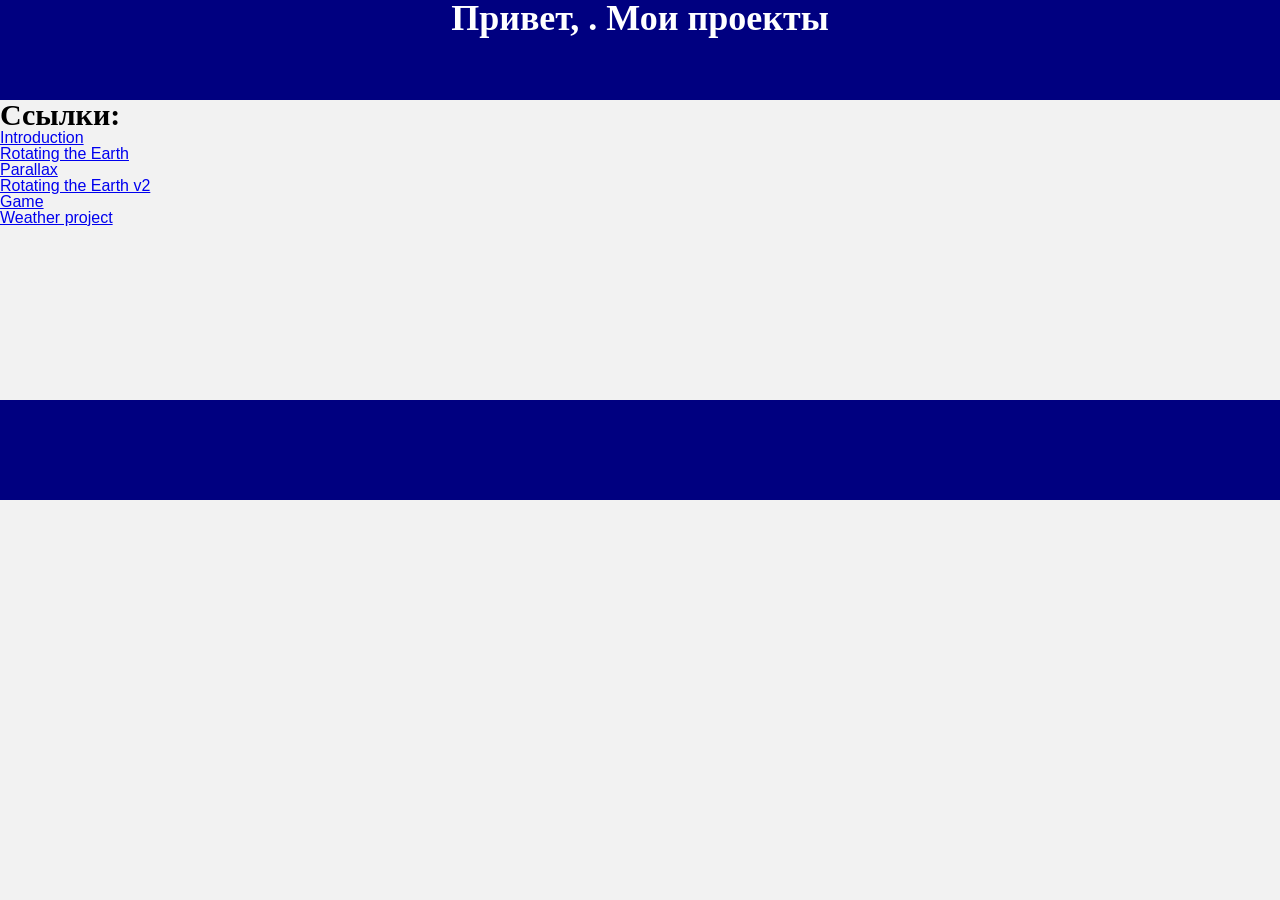
<file: index.html>
<!DOCTYPE html>
<html lang="ru">
<head>
	<meta charset="UTF-8">
	<title>Мои проекты</title>
	<link rel="stylesheet" href="reset.css">
	<link rel="stylesheet" href="style.css">
</head>
<body>
	<div class="page">
		<header>
			<h1>Привет, <span id="visitorName"></span>. Мои проекты</h1>
		</header>
		<main>
			<h2>Ссылки:</h2>
			<ul>
				<li>
					<a href="day1/in_class/index.html">Introduction</a>
				</li>
				<li>
					<a href="day2/in_class/03-project/index.html">Rotating the Earth</a>
				</li>
				<li>
					<a href="day3/in_class/01-scroll/index.html">Parallax</a>
				</li>
				<li>
					<a href="day3/in_class/02-project-upgrade/index.html">Rotating the Earth v2</a>
				</li>
				<li>
					<a href="day3/in_class/03-game/game.html">Game</a>
				</li>
				<li>
					<a href="day4/in_class/weather-project/index.html">Weather project</a>
				</li>
			</ul>
		</main>
		<footer>
			
		</footer>
	</div>
	<script src="script.js"></script>
</body>
</html>
</file>
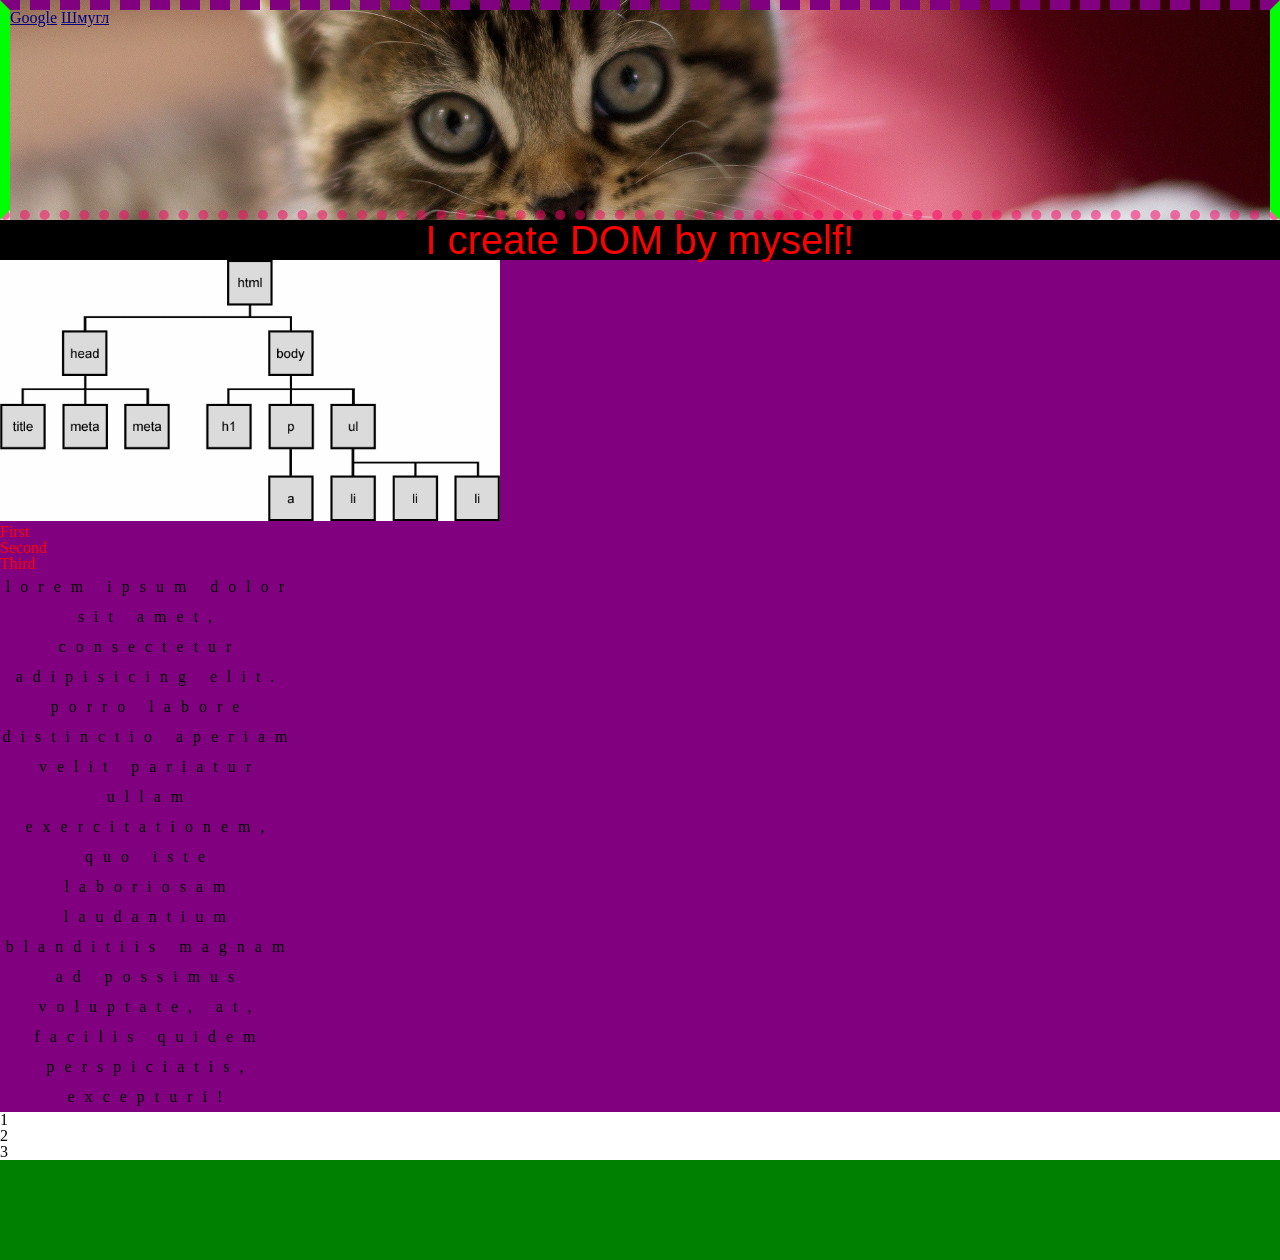
<file: day1/in_class/index.html>
<!DOCTYPE html>
<html lang="en">
	<head>
		<meta charset="utf-8">
		<title>Moscow Coding School</title>
		<style>
			a {
				color: gray;
			}
		</style>
		<link rel="stylesheet" href="css/reset.css">
		<link rel="stylesheet" href="css/style.css">
	</head>

	<body>
		<div class="page">
			<header class="mainHeader">
				<nav class="menu mainMenu">
					<a href="#dom">Google</a>
					<a href="img/dom_tree.gif">Шмугл</a>
				</nav>
			</header>

			<main class="hero">
				<section class="contentZone">
					<h1 align="center" style="color: red; background: black;">I create DOM by myself!</h1>
					<img id="dom" src="img/dom_tree.gif" alt="DOM tree">

					<ul>
						<li>First</li>
						<li>Second</li>
						<li>Third</li>
					</ul>

					<p id="paragraph">Lorem ipsum dolor sit amet, consectetur adipisicing elit. Porro labore distinctio aperiam velit pariatur ullam exercitationem, quo iste laboriosam laudantium blanditiis magnam ad possimus voluptate, at, facilis quidem perspiciatis, excepturi!</p>
				</section>
			</main>

			<ul>
				<li>1</li>
				<li>2</li>
				<li>3</li>
			</ul>

			<footer class="mainFooter">
				
			</footer>
		</div>

		<script>
			console.log("I'm here")
		</script>

		<script src="js/script.js"></script>
	</body>
</html>
</file>
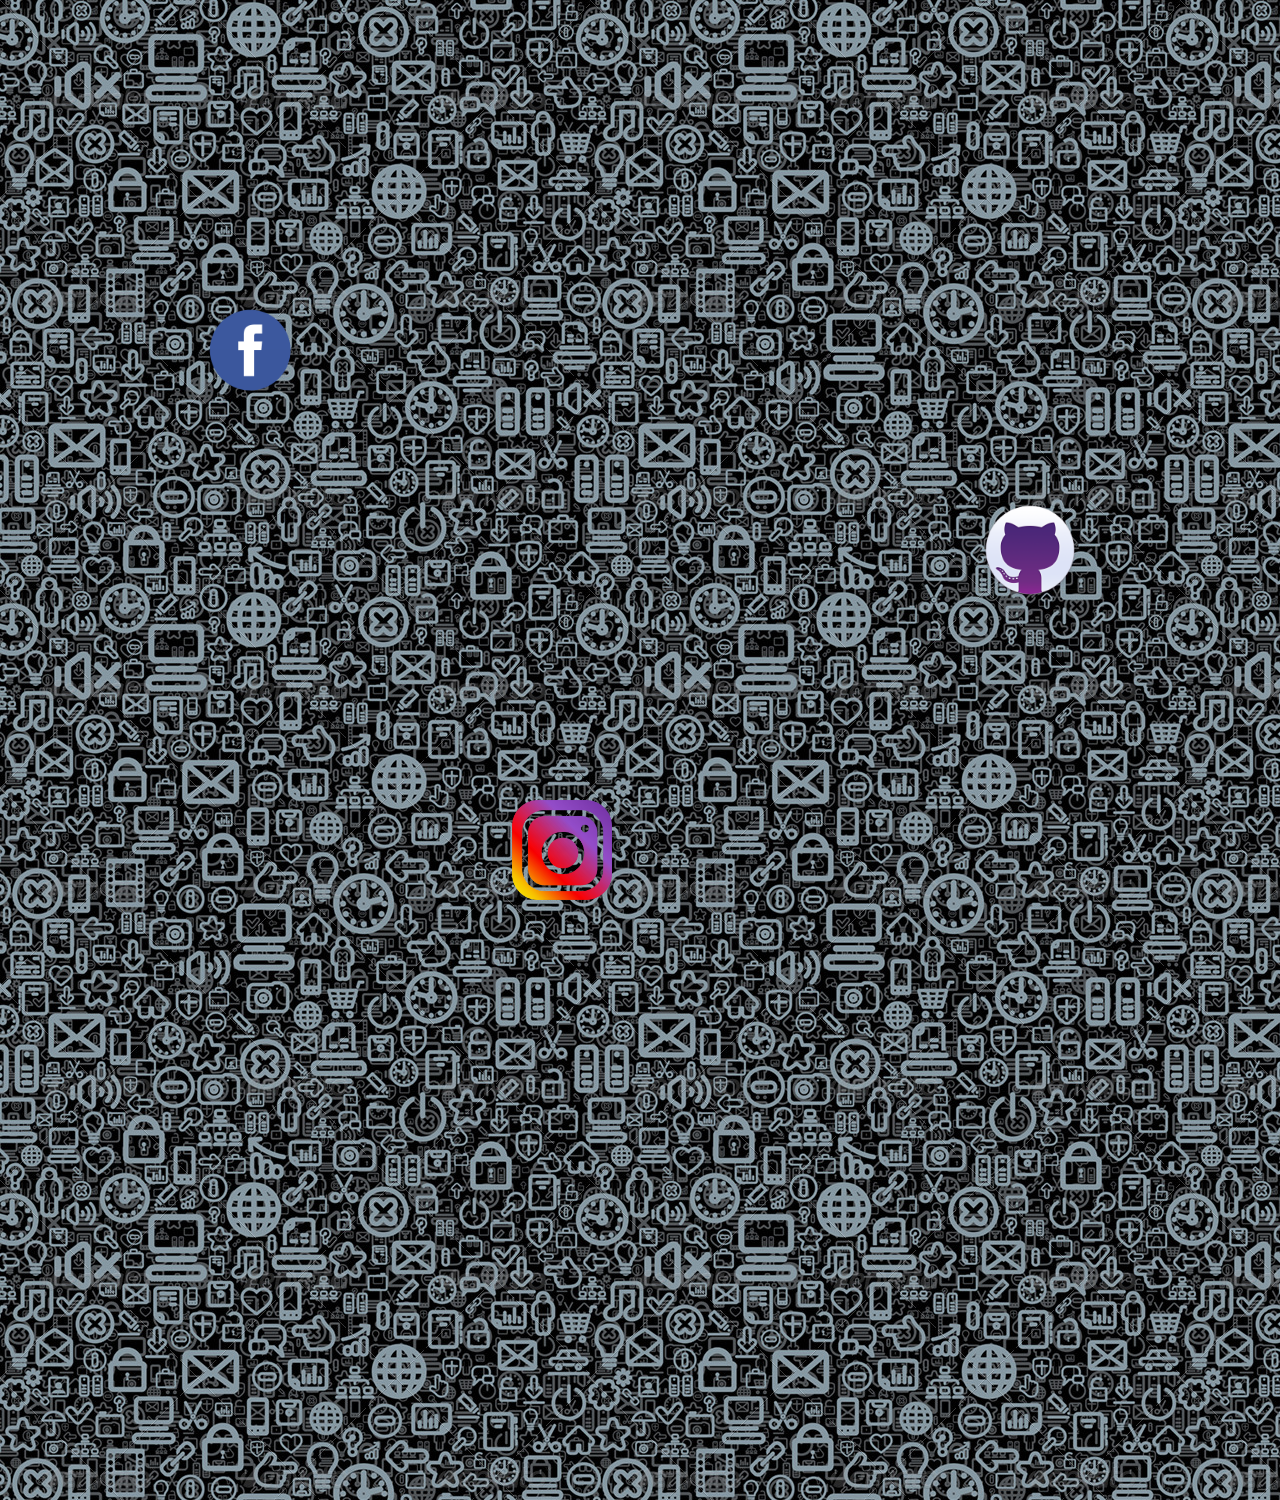
<file: day3/01-scroll/index.html>
<!DOCTYPE html>
<html lang="en">
<head>
	<meta charset="UTF-8">
	<title>Paralax</title>
	<link rel="stylesheet" href="reset.css">
	<link rel="stylesheet" href="style.css">
</head>
<body>
	<section class="all">
		<div class="facebook"></div>
		<div class="instagram"></div>
		<div class="github"></div>
	</section>
	<script src = 'script.js'></script>
</body>
</html>
</file>
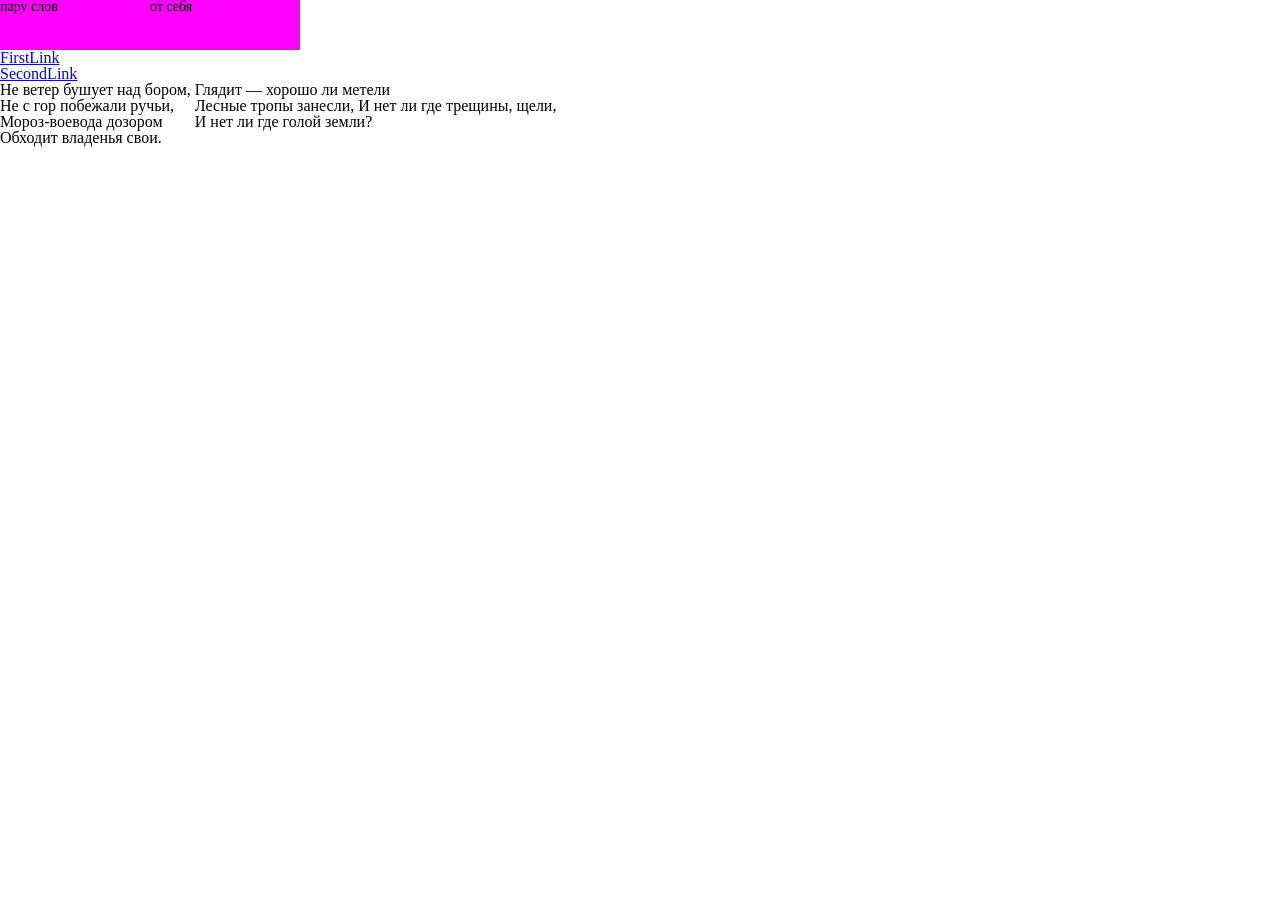
<file: day2/in_class/01-display/index.html>
<!DOCTYPE html>
<html lang="en">
<head>
	<meta charset="UTF-8">
	<title>Линейные и блочные элементы</title>
	<link rel="stylesheet" href="reset.css">
	<style>
		.block {
			height: 50px;
			width: 300px;
			background-color: cyan;
			font-size: 0;
		}

		.halfWidth {
			display: inline-block;
			width: 150px;
			height: 50px;
			background-color: magenta;
			font-size: 14px;
		}

		a {
			display: block;
		}

		p {
			display: inline-block;
			vertical-align: top;
		}
	</style>
</head>
<body>
	<div class="block">
		<div class="halfWidth">пару слов</div>
		<div class="halfWidth">от себя</div>
	</div> 

	<a href="#">FirstLink</a>
	<a href="#">SecondLink</a>

	<p>Не ветер бушует над бором, <br>
	Не с гор побежали ручьи, <br>
	Мороз-воевода дозором <br>
	Обходит владенья свои.</p>

	<p>Глядит — хорошо ли метели<br>
	Лесные тропы занесли,
	И нет ли где трещины, щели,<br>
	И нет ли где голой земли?<br>
	</p>
</body>
</html>
</file>
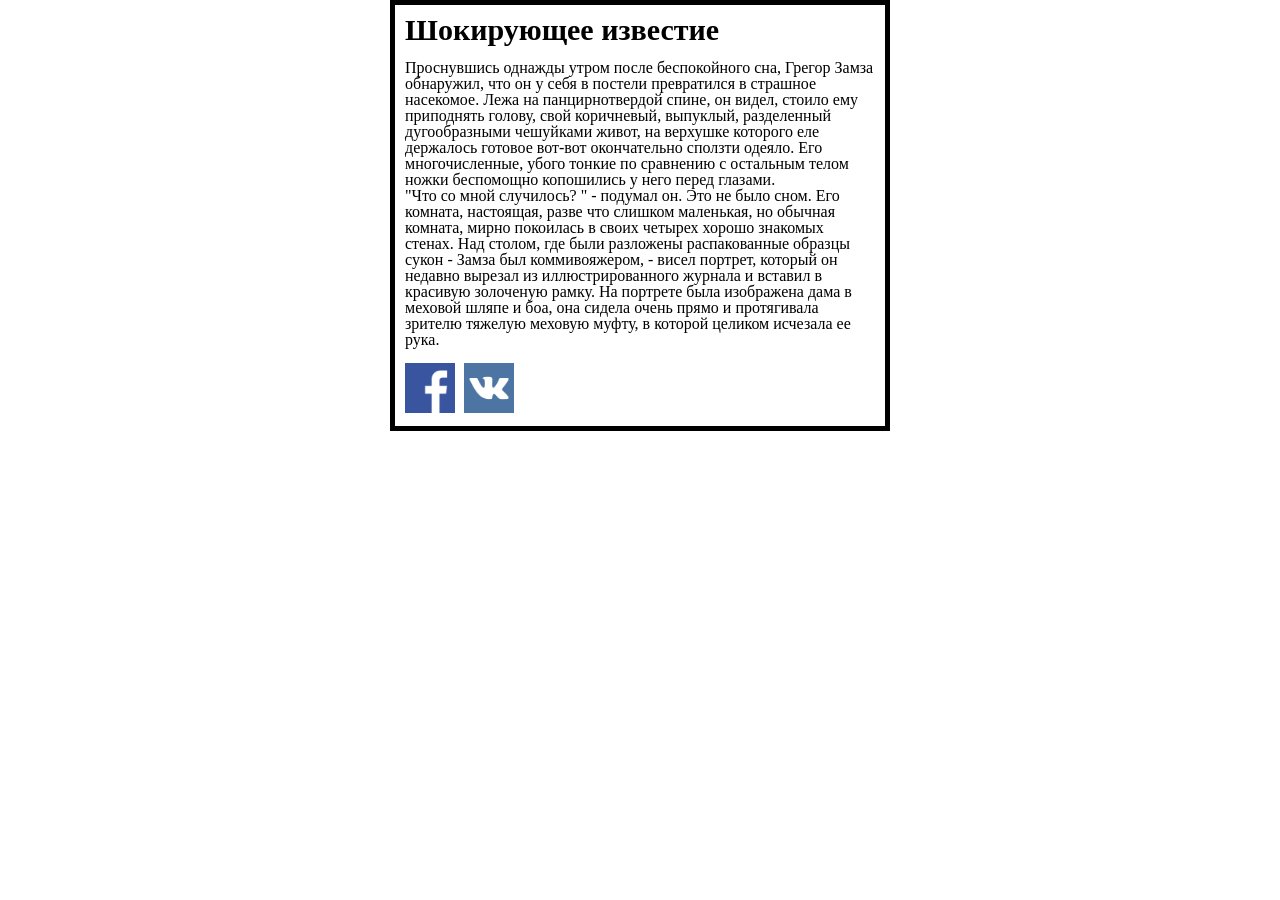
<file: day2/in_class/02-marginsandpaddings/index.html>
<!DOCTYPE html>
<html lang="en">
<head>
	<meta charset="UTF-8">
	<title>Margins and paddings</title>
	<link rel="stylesheet" href="reset.css">
	<style>
		.card {
			margin: auto;
			padding: 10px;
			width: 500px;
			border: 5px solid black;
			box-sizing: border-box;
		}

		img {
			width: 50px;
			margin-right: 5px;
		}

		h2 {
			font-size: 30px;
			font-weight: bold;
		}

		p {
			margin: 15px 0;
		}
	</style>
</head>
<body>
	<div class="card">
		<div class="cardContent">
			<h2>Шокирующее известие</h2>
			<p>Проснувшись однажды утром после беспокойного сна, Грегор Замза обнаружил, что он у себя в постели превратился в страшное насекомое. Лежа на панцирнотвердой спине, он видел, стоило ему приподнять голову, свой коричневый, выпуклый, разделенный дугообразными чешуйками живот, на верхушке которого еле держалось готовое вот-вот окончательно сползти одеяло. Его многочисленные, убого тонкие по сравнению с остальным телом ножки беспомощно копошились у него перед глазами. <br>
			"Что со мной случилось? " - подумал он. Это не было сном. Его комната, настоящая, разве что слишком маленькая, но обычная комната, мирно покоилась в своих четырех хорошо знакомых стенах. Над столом, где были разложены распакованные образцы сукон - Замза был коммивояжером, - висел портрет, который он недавно вырезал из иллюстрированного журнала и вставил в красивую золоченую рамку. На портрете была изображена дама в меховой шляпе и боа, она сидела очень прямо и протягивала зрителю тяжелую меховую муфту, в которой целиком исчезала ее рука.</p>
			<a href="#"><img src="fb.png" alt=""></a>
			<a href="#"><img src="vkontakte.png" alt=""></a>
		</div>
	</div>
</body>
</html>
</file>
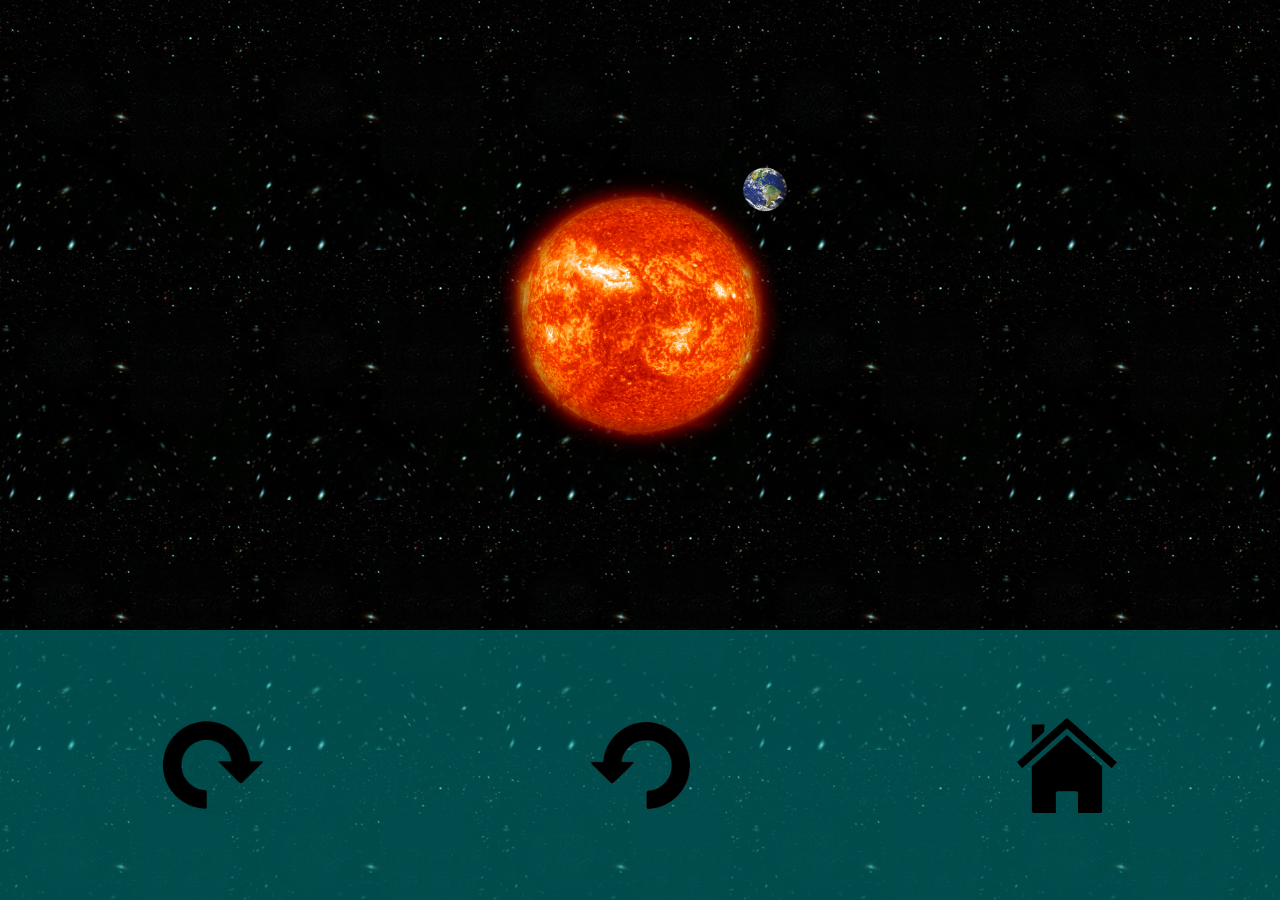
<file: day2/in_class/03-project/index.html>
<!DOCTYPE html>
<html lang="en">
<head>
	<meta charset="UTF-8">
	<title>Rotating the Earth</title>
	<link rel="stylesheet" href="css/reset.css">
	<link rel="stylesheet" href="css/style.css">
</head>
<body>
	<div class="page">
		<section class="monitor">
			<div class="sun"></div>
			<div class="earth"></div>
		</section>

		<section class="controls">
			<div class="rightArrow"></div>
			<div class="leftArrow"></div>
			<div class="home"></div>
		</section>
		<div class="popUp">
			<div class="close"></div>
			<div class="descr">
				<p>Вы действительно так решили?</p>
			</div>
		</div>
	</div>

	<script
		src="https://code.jquery.com/jquery-3.2.1.min.js"
		integrity="sha256-hwg4gsxgFZhOsEEamdOYGBf13FyQuiTwlAQgxVSNgt4="
		crossorigin="anonymous">
	</script>

	<script src="js/script.js"></script>
	<script src="js/jquery-code.js"></script>
</body>
</html>
</file>
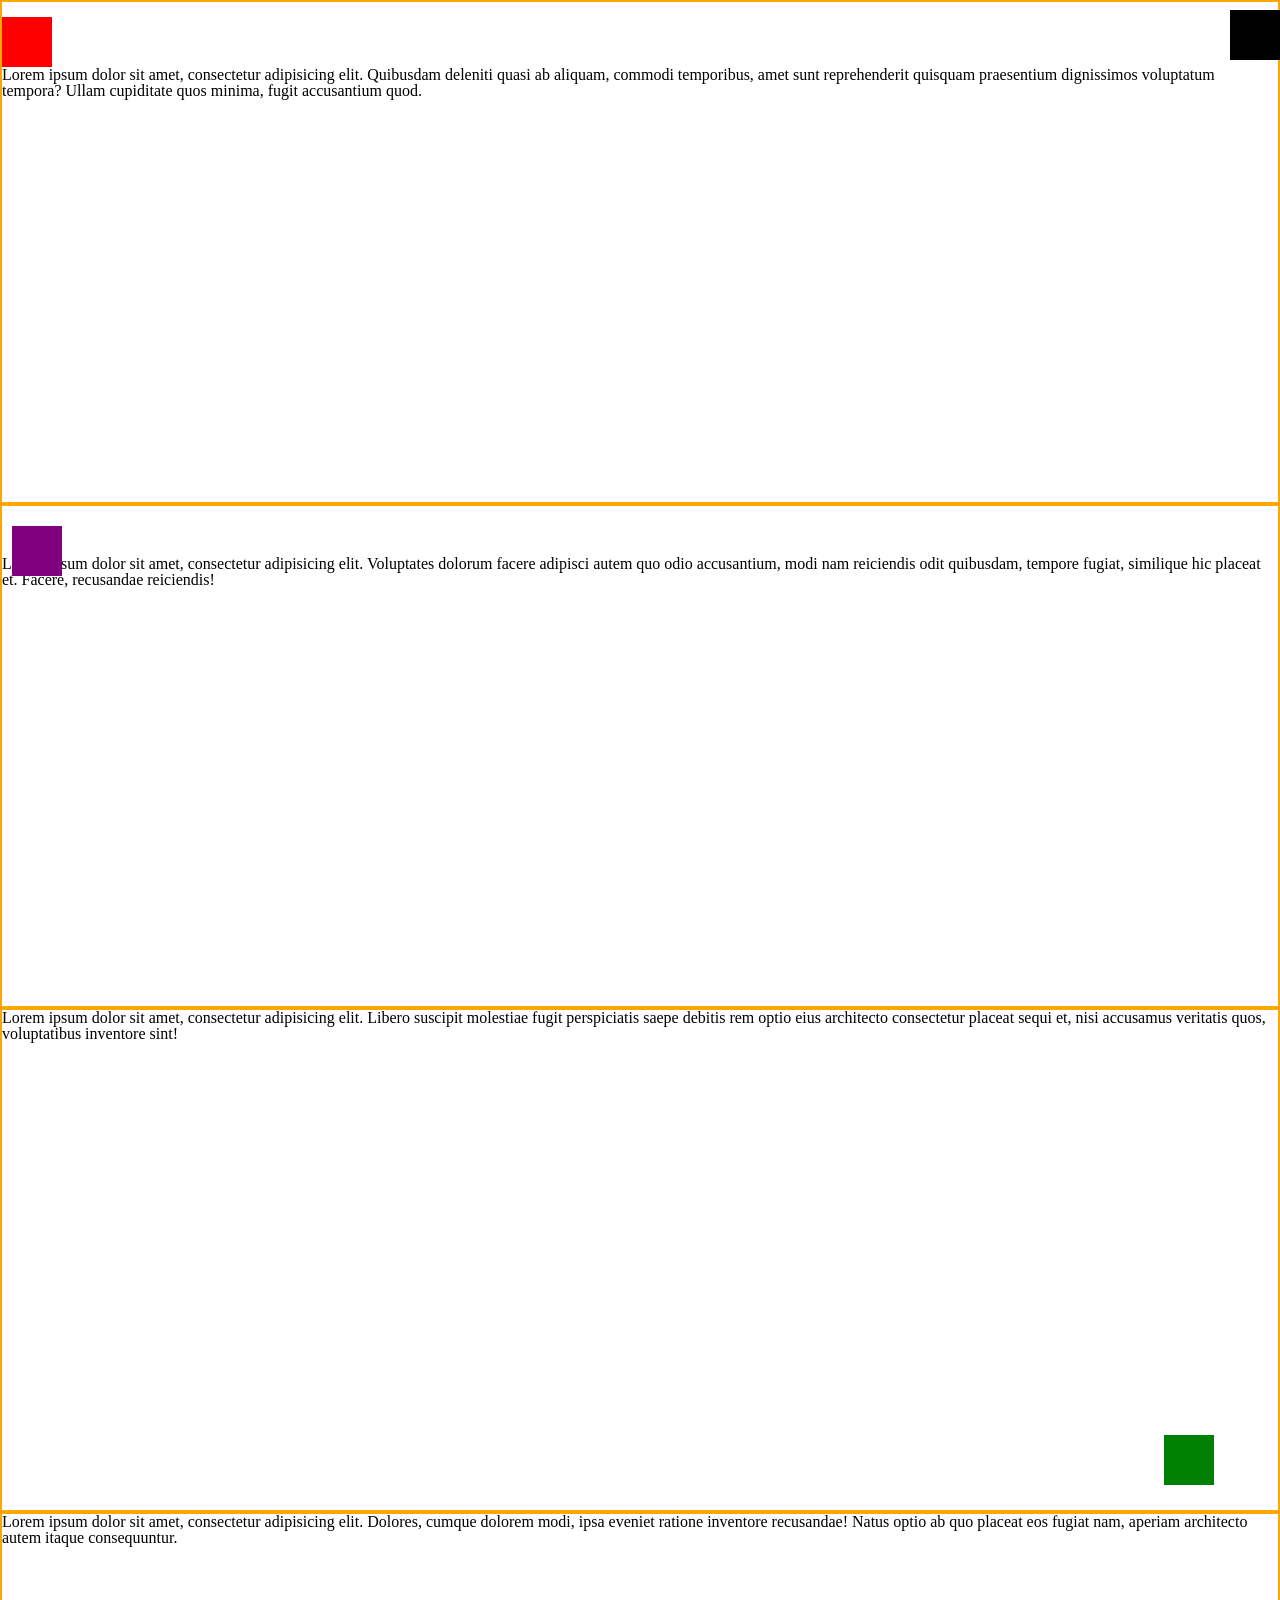
<file: day2/in_class/04-positioning/index.html>
<!DOCTYPE html>
<html lang="en">
<head>
	<meta charset="UTF-8">
	<title>Positioning</title>
	<link rel="stylesheet" href="reset.css">
	<style>
		.outer {
			position: relative;
			height: 500px;
			border: 2px solid orange;
		}
		.inner {
			width: 50px;
			height: 50px;
		}
		.static .inner {
			margin-top: 15px;
			background-color: red;
			position: static;
		}
		.relative .inner {
			position: relative;
			top: 20px;
			left: 10px;
			background-color: purple;
		}
		.absolute .inner {
			position: absolute;
			bottom: 5%;
			right: 5%;
			background-color: green;
		}
		.fixed .inner {
			position: fixed;
			top: 10px;
			right: 0;
			background-color: black;
		}
	</style>
</head>
<body>
	<div class="outer static">
		<div class="inner"></div>
		<p>Lorem ipsum dolor sit amet, consectetur adipisicing elit. Quibusdam deleniti quasi ab aliquam, commodi temporibus, amet sunt reprehenderit quisquam praesentium dignissimos voluptatum tempora? Ullam cupiditate quos minima, fugit accusantium quod.</p>
	</div>
	<div class="outer relative">
		<div class="inner"></div>
		<p>Lorem ipsum dolor sit amet, consectetur adipisicing elit. Voluptates dolorum facere adipisci autem quo odio accusantium, modi nam reiciendis odit quibusdam, tempore fugiat, similique hic placeat et. Facere, recusandae reiciendis!</p>
	</div>
	<div class="outer absolute">
		<div class="inner"></div>
		<p>Lorem ipsum dolor sit amet, consectetur adipisicing elit. Libero suscipit molestiae fugit perspiciatis saepe debitis rem optio eius architecto consectetur placeat sequi et, nisi accusamus veritatis quos, voluptatibus inventore sint!</p>
	</div>
	<div class="outer fixed">
		<div class="inner"></div>
		<p>Lorem ipsum dolor sit amet, consectetur adipisicing elit. Dolores, cumque dolorem modi, ipsa eveniet ratione inventore recusandae! Natus optio ab quo placeat eos fugiat nam, aperiam architecto autem itaque consequuntur.</p>
	</div>
</body>
</html>
</file>
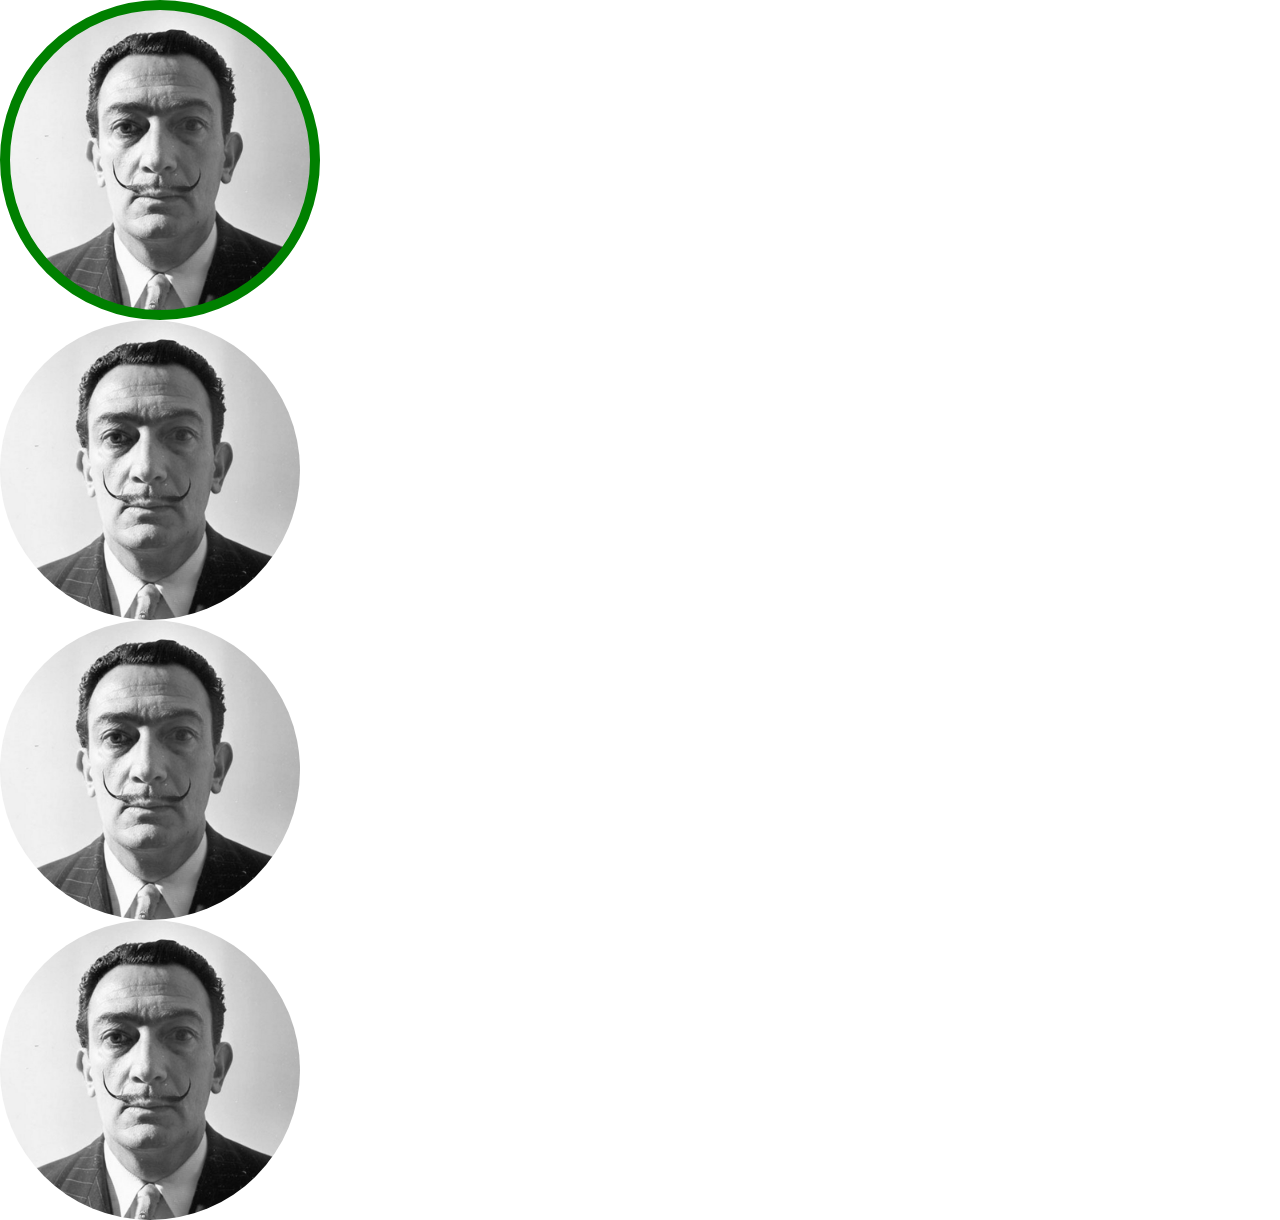
<file: day2/in_class/05-transforms/index.html>
<!DOCTYPE html>
<html lang="en">
<head>
	<meta charset="UTF-8">
	<title>Transform</title>
	<link rel="stylesheet" href="reset.css">
	<style>
		div {
			width: 300px;
			height: 300px;
			background-image: url(dali1.jpg);
			background-size: cover;
			background-position: center;
			border-radius: 50%;
		}

		.rotate {
			background-image: url(dali1.jpg);
			border: 10px solid green;
			transition: all ease-in-out 2s;
			transition-delay: 1s;
		}

		.rotate:hover {
			background-image: url('dali2.jpg');
			border: 10px solid red;
		}

		.rotate:active {
			transform: rotate(180deg);
		}

		.translate {
			transition: 1s;
		}

		.translate:hover {
			transform: translate(100%, 10%);
		}

		.scale {
			transition: 1s;
		}

		.scale:hover {
			transform: scale(1.2);
		}

		.skew {
			transition: 1s;
		}

		.skew:hover {
			transform: skew(20deg, -20deg);
		}
	</style>
</head>
<body>
	<div class='rotate'></div>
	<div class='translate'></div>
	<div class='scale'></div>
	<div class='skew'></div>
</body>
</html>
</file>
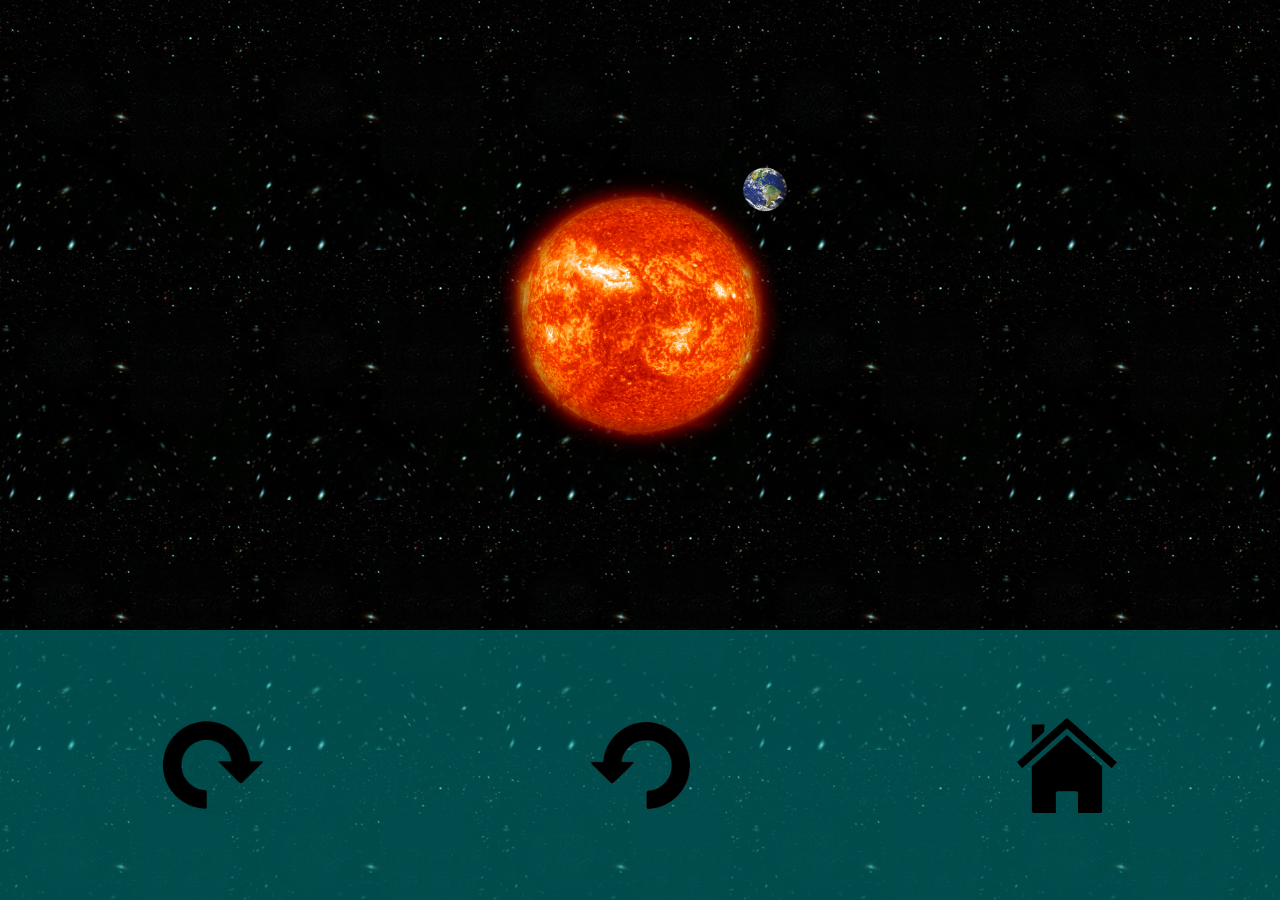
<file: day3/in_class/02-project-upgrade/index.html>
<!DOCTYPE html>
<html lang="en">
<head>
	<meta charset="UTF-8">
	<title>Rotating the Earth</title>
	<link rel="stylesheet" href="css/reset.css">
	<link rel="stylesheet" href="css/style.css">
</head>
<body>
	<div class="page">
		<section class="monitor">
			<div class="sun"></div>
			<div class="earth"></div>
		</section>

		<section class="controls">
			<div class="rightArrow"></div>
			<div class="leftArrow"></div>
			<div class="home"></div>
		</section>
		<div class="popUp">
			<div class="close"></div>
			<div class="descr">
				<p>Было же весело! А ты все испортил.</p>
			</div>
		</div>
	</div>

	<script src="js/script.js"></script>
</body>
</html>
</file>
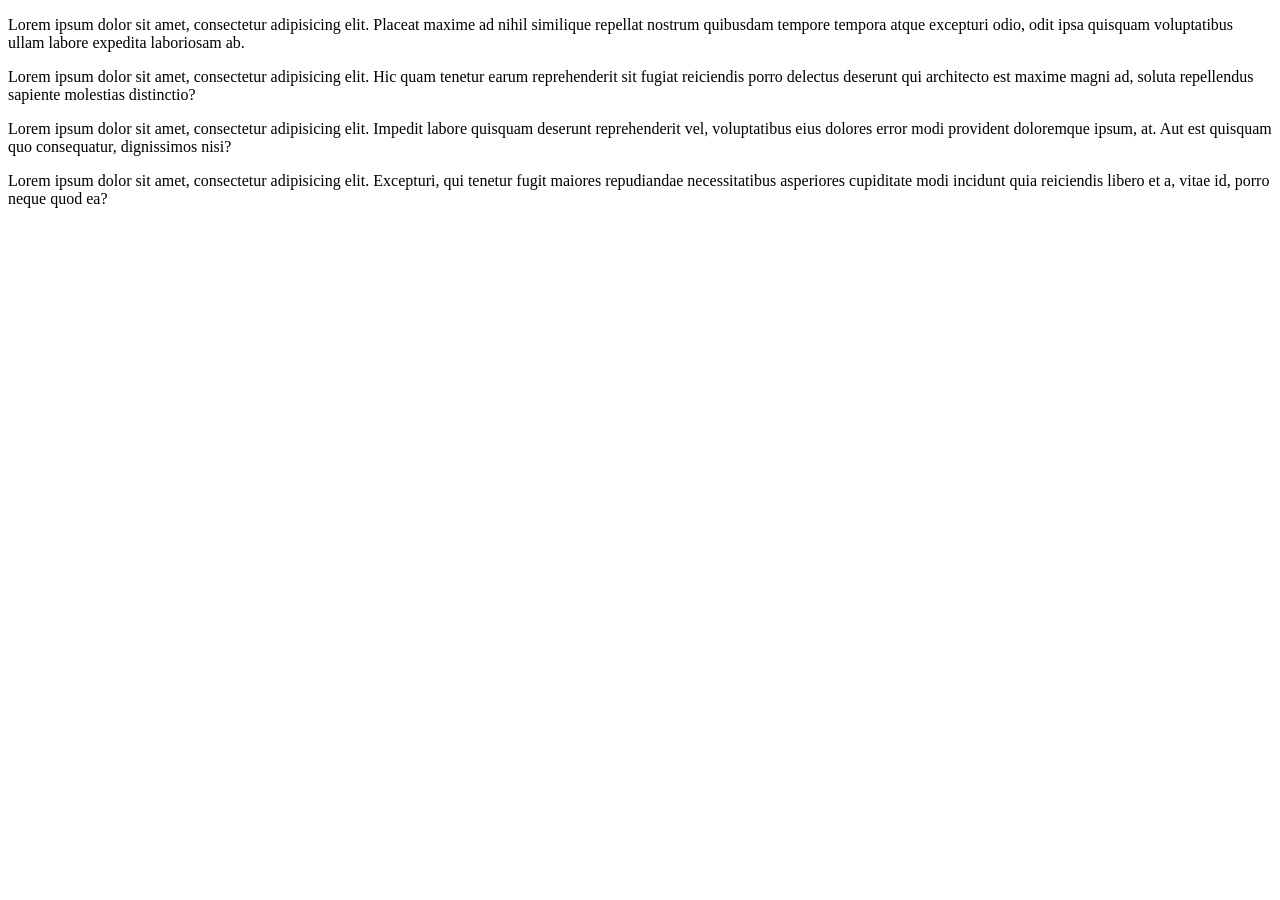
<file: day4/in_class/object/index.html>
<!DOCTYPE html>
<html lang="en">
<head>
	<meta charset="UTF-8">
	<title>Objects</title>
</head>
<body>
	<script>
		// Массивы
		const tilears = new Array()
		const tulears = ['look', 'at', 'me', 'now', 34, true]

		tilears.push('hey!')
		tilears[0] = 'hello'

		// console.log(tilears[0])


		// Объекты
		const person = new Object()
		person.type = 'friend'
		person.type = 'relative'

		// console.log(person, person.type)
		
		const user = {
			name: 'Лариса Ивановна',
			age: 74,
			woman: true,
			studentGroups: tulears
		}

		// доступ к свойствам объекта
		// console.log(user.studentGroups[0])


		// Массив объектов
		const arrayOfObjects = [person, user]
		// console.log(arrayOfObjects[1])

		const javaScriptCourse = {
			teachers: ['Патлух', 'Клюква'],
			couratours: [
				{	// индекс этого объекта — 0, он первый в массиве
		            name: 'Nadja',
		            surname: 'Koroleva',
		            age: 29,
		            job: 'MCS',
		            knowsHTML: true
	        	}
	        ],
			assistance: ['Матвей'],
			offline: true,
			students: [
				{ name: 'Oleg', surname: 'Larionov', age: 31, job: 'event', knowsHtml: true },
				{ name: 'Den', surname:'Dyakov', age: 29, job: 'MCS', knowsHtml: true },
				{ name: 'Пётр', surname: 'Моргорский', age: 30, job: 'Арт-директор', knowsHtml: false },
				{ name: 'Gherman', surname: 'Tyurin', age: 12, job: 'student', knowsHTML: true },
				{ name: 'Vlad', surname: 'Makarikov', age: 19, job: 'MCS', knowsHtml: true },
				{ name: 'Саша', surname: 'Шепелев', age: 37, job: 'Entrepreneur', knowsHtml: true },
				{ name: 'Наталья', surname: 'Дунаева', age: 42, job: 'designer', knowsHtml: true },
				{ name: 'Stas', surname: 'Konst', age: 25, job: 'RZD', knowsHtml: true },
			],
			teach: function() {
				// черный ящик образования
				return 'Теперь вы профессионал!'
			}
		}

		console.log(javaScriptCourse)

		
		// Цикл while
		const teachers = javaScriptCourse.teachers
		// let i = 0

		// while (i < teachers.length ) {
		// 	console.log('Привет, учителЪ, ' + teachers[i])
		// 	i++
		// }


		// let j = 0
		// while (j<50000){
		// 	document.write(j) 
		// 	j++
		// }


		// for (let x = 0; x < teachers.length; x++) {
		// 	console.log('Привет, учителЪ, ' + teachers[x])
		// }

		// for (i in teachers) {
		// 	console.log('Привет, учитель, ' + teachers[i])
		// }

		// for (i in javaScriptCourse) {
		// 	console.log(javaScriptCourse[i])
		// }

		// for (i of teachers) {
		// 	console.log('Привет, ' + i + '!')
		// }

		// teachers.forEach(function(i) {
		// 	console.log(i)
		// })

	</script>
		
	<div class="page">
		<p class="red">
			Lorem ipsum dolor sit amet, consectetur adipisicing elit. Placeat maxime ad nihil similique repellat nostrum quibusdam tempore tempora atque excepturi odio, odit ipsa quisquam voluptatibus ullam labore expedita laboriosam ab.
		</p>
		<p class="red">
			Lorem ipsum dolor sit amet, consectetur adipisicing elit. Hic quam tenetur earum reprehenderit sit fugiat reiciendis porro delectus deserunt qui architecto est maxime magni ad, soluta repellendus sapiente molestias distinctio?
		</p>
		<p class="red">
			Lorem ipsum dolor sit amet, consectetur adipisicing elit. Impedit labore quisquam deserunt reprehenderit vel, voluptatibus eius dolores error modi provident doloremque ipsum, at. Aut est quisquam quo consequatur, dignissimos nisi?
		</p>
		<p class="red">
			Lorem ipsum dolor sit amet, consectetur adipisicing elit. Excepturi, qui tenetur fugit maiores repudiandae necessitatibus asperiores cupiditate modi incidunt quia reiciendis libero et a, vitae id, porro neque quod ea?
		</p>
	</div>

	<script>
		// const red = document.querySelectorAll('.red')
		// red.forEach(function(item) {
		// 	item.style.color = 'red'
		// })

		// for (i in red) {
		// 	red[i].style.color = 'green'
		// }

		const $ = function(selector) {
			const items = document.querySelectorAll(selector)
			items.forEach(function(item) {
				item.style.transform = 'scale(2)'
			})
		}

		// $('.red')
	</script>

</body>
</html>
</file>
<file: style.css>
body {
	font-family: Helvetica, Arial, sans-serif;
	background-color: #f2f2f2;
}

header,
footer {
	height: 100px;
	background-color: navy;
	color: white;
	text-align: center;
}

h1,
h2,
h3,
h4,
h5,
h6 {
	font-family: Georgia, serif;
	font-weight: bold;
}

h1 {
	font-size: 36px;
}

h2 {
	font-size: 30px;
}

main {
	min-height: 300px;
}
</file>
<file: day1/in_class/css/style.css>
header {
	height: 200px;
	border: 10px solid rgb(0, 255, 0);
	border-top: 10px dashed purple;
	border-bottom: 10px dotted rgba(255, 0, 100, .5);
	background-color: rgba(112, 32, 32, .2);
	background-image: url('../img/kitten.jpg');
	background-size: 100px;
	background-repeat: no-repeat;
	background-size: contain;
	background-size: cover;
	background-position: center;
}

section {
	min-height: 600px;
}

.mainFooter {
	height: 100px;
	background-color: green;
}

#dom {
	width: 500px;
}

.hero .contentZone ul li {
	color: red;
}

h1 {
	font-family: 'Helvetica', 'Arial', sans-serif;
	font-size: 40px;
	font-weight: 100;
	font-style: normal;
}

a {
	text-decoration: underline;
	color: #000080;
}

p {
	width: 300px;
	line-height: 30px;
	letter-spacing: 2px;
	text-align: center;
	text-transform: lowercase;
}
</file>
<file: day3/01-scroll/style.css>
.all {
	min-height: 1500px;
	position: relative;
	background-image: url(img/pattern.jpg);
}
div {
	width: 100px;
	height: 100px;
	position: absolute;
	background-size: contain;
	background-position: center;
	transition: linear .5s;
}

.facebook {
	top: 300px;
	left: 200px;
	background-image: url(img/facebook.png);
}
.instagram {
	top: 800px;
	left: 40%;
	background-image: url(img/instagram.png);
}
.github {
	right: 200px;
	top: 500px;
	background-image: url(img/github.png);
}
</file>
<file: day2/in_class/03-project/css/style.css>
.page {
	background-image: url('../img/pattern.jpg');
}

.monitor {
	position: relative;
	display: flex;
	height: 70vh;
}

.sun {
	width: 300px;
	height: 300px;
	margin: auto;
	background-image: url('../img/sun.png');
	background-size: cover;
	background-position: center;
}

.earth {
	position: absolute;
	top: 50%;
	left: 50%;
	margin-top: -150px;
	margin-left: -150px;
	width: 300px;
	height: 300px;
	background-image: url('../img/earth.png');
	background-size: 50px;
	background-position: top right;
	background-repeat: no-repeat;
	transition: linear .5s;
}

.controls {
	display: flex;
	justify-content: space-around;
	align-items: center;
	height: 30vh;
	
	background-color: rgba(0, 150, 150, 0.5);
}

.rightArrow,
.leftArrow,
.home {
	width: 100px;
	height: 100px;
	background-size: contain;
	background-position: center;
	background-repeat: no-repeat;
	cursor: pointer;
}

.rightArrow {
	background-image: url('../img/rotate_right_arrow.png');
}

.leftArrow {
	background-image: url('../img/rotate_left_arrow.png');
}

.home {
	background-image: url('../img/home_icon.png');
}

.popUp {
	width: 500px;
	height: 300px;
	background-color: white;
	position: fixed;
	top: 50%;
	left: 50%;
	transform: translate(-50%,-50%);
	display: none;

}

.descr {
	margin: auto;
}

.close {
	width: 20px;
	height: 20px;
	background-image: url(../img/close.png);
	background-size: contain;
	background-position: center;
	position: absolute;
	top: 5px;
	right: 5px;
	cursor: pointer;
	
}
</file>
<file: day3/in_class/02-project-upgrade/css/style.css>
@keyframes rotatingEarth {
	from {
		transform: rotate(0deg);
	}
	
	to {
		transform: rotate(360deg);
	}
}

@keyframes rotatingEarthReverse {
	from {
		transform: rotate(360deg);
	}
	
	to {
		transform: rotate(0deg);
	}
}

.page {
	background-image: url('../img/pattern.jpg');
}

.monitor {
	position: relative;
	display: flex;
	height: 70vh;
}

.sun {
	width: 300px;
	height: 300px;
	margin: auto;
	background-image: url('../img/sun.png');
	background-size: cover;
	background-position: center;
}

.earth {
	position: absolute;
	top: 50%;
	left: 50%;
	margin-top: -150px;
	margin-left: -150px;
	width: 300px;
	height: 300px;
	background-image: url('../img/earth.png');
	background-size: 50px;
	background-position: top right;
	background-repeat: no-repeat;
	transition: linear .5s;

	animation-duration: 10s;
	animation-iteration-count: infinite;
	animation-timing-function: linear;
	animation-direction: normal;
	animation-play-state: paused;
}

.earth.earth-animation {
	animation-name: rotatingEarth;
}

.earth.earth-animation-reverse {
	animation-name: rotatingEarthReverse;
}

.controls {
	display: flex;
	justify-content: space-around;
	align-items: center;
	height: 30vh;
	
	background-color: rgba(0, 150, 150, 0.5);
}

.rightArrow,
.leftArrow,
.home {
	width: 100px;
	height: 100px;
	background-size: contain;
	background-position: center;
	background-repeat: no-repeat;
	cursor: pointer;
}

.rightArrow {
	background-image: url('../img/rotate_right_arrow.png');
}

.leftArrow {
	background-image: url('../img/rotate_left_arrow.png');
}

.home {
	background-image: url('../img/home_icon.png');
}

.popUp {
	width: 500px;
	height: 300px;
	background-color: white;
	position: fixed;
	top: 50%;
	left: 50%;
	transform: translate(-50%,-50%);
	display: none;

}

.descr {
	margin: auto;
}

.close {
	width: 20px;
	height: 20px;
	background-image: url(../img/close.png);
	background-size: contain;
	background-position: center;
	position: absolute;
	top: 5px;
	right: 5px;
	cursor: pointer;
	
}
</file>
